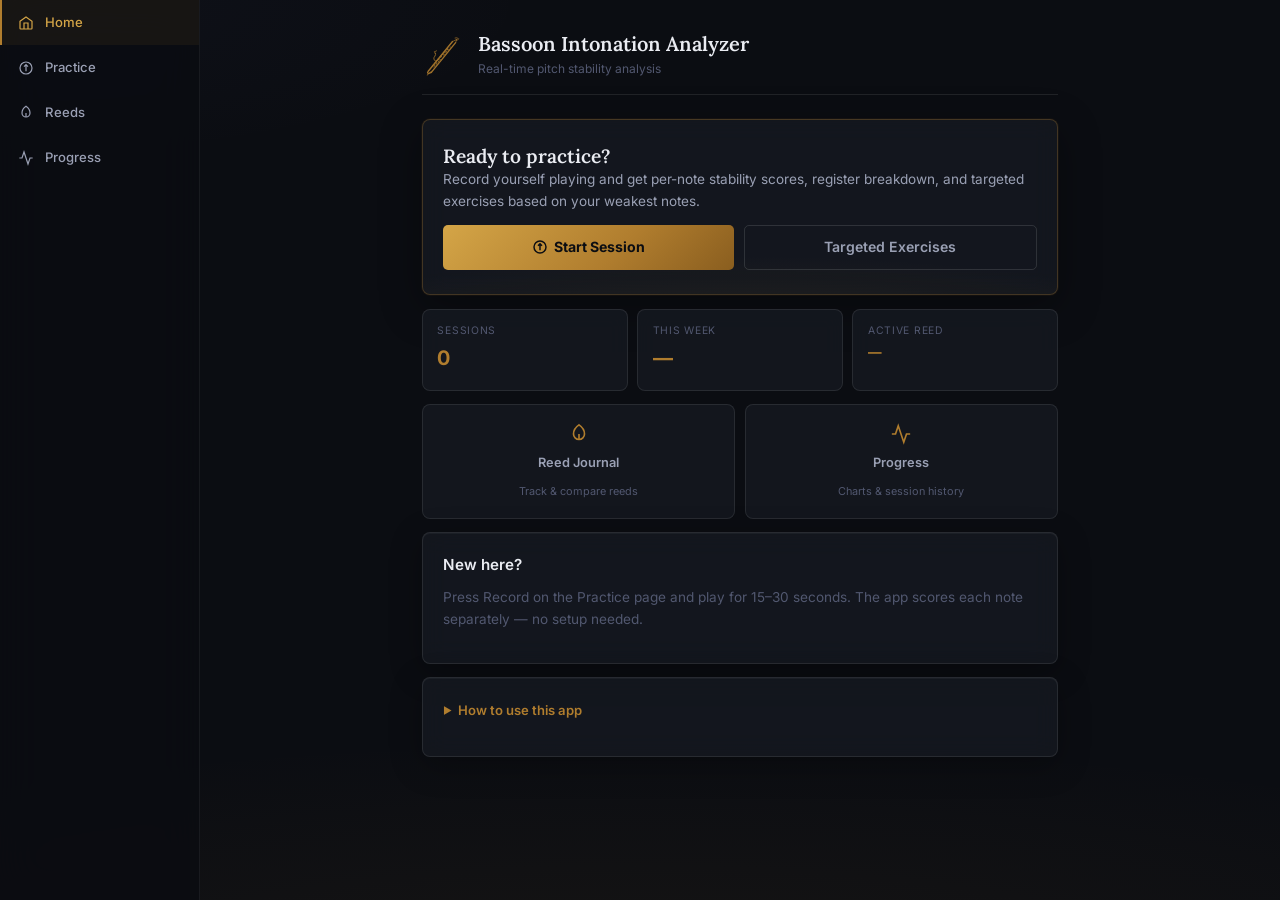
<file: templates/home.html>
<!DOCTYPE html>
<html lang="en">
<head>
  <meta charset="UTF-8"/>
  <meta name="viewport" content="width=device-width, initial-scale=1.0"/>
  <title>Bassoon Intonation Analyzer</title>
  <link rel="preconnect" href="https://fonts.googleapis.com">
  <link href="https://fonts.googleapis.com/css2?family=Inter:wght@400;600;700&family=Lora:wght@400;600&display=swap" rel="stylesheet">
  <link rel="stylesheet" href="/static/css/product.css"/>
  <link rel="icon" href="/static/bassoon-icon.svg" type="image/svg+xml"/>
</head>
<body class="product-page">

  <nav class="app-nav" aria-label="Main navigation">
    <a href="/" class="active" aria-label="Home">
      <svg viewBox="0 0 24 24"><path d="M3 9.5L12 3l9 6.5V20a1 1 0 01-1 1H4a1 1 0 01-1-1V9.5z"/><path d="M9 21V12h6v9"/></svg>
      Home
    </a>
    <a href="/practice" aria-label="Practice Session">
      <svg viewBox="0 0 24 24"><circle cx="12" cy="12" r="9"/><path d="M9 10l3-3 3 3M12 7v10"/></svg>
      Practice
    </a>
    <a href="/reeds" aria-label="Reed Journal">
      <svg viewBox="0 0 24 24"><path d="M12 2c0 0-6 4-6 10a6 6 0 0012 0c0-6-6-10-6-10z"/><path d="M12 12v6"/></svg>
      Reeds
    </a>
    <a href="/progress" aria-label="Progress Overview">
      <svg viewBox="0 0 24 24"><polyline points="22 12 18 12 15 21 9 3 6 12 2 12"/></svg>
      Progress
    </a>
  </nav>

  <main class="product-main">

    <!-- Page header -->
    <div class="page-header" style="display:flex;align-items:center;gap:0.9rem;margin-bottom:1.5rem;padding-bottom:1rem;border-bottom:var(--p-rule)">
      <img src="/static/bassoon-icon.svg" width="42" height="42" alt="Bassoon" aria-hidden="true" style="opacity:0.9;flex-shrink:0"/>
      <div>
        <h1 style="font-family:'Lora',Georgia,serif;font-size:1.25rem;font-weight:600;color:var(--p-text);line-height:1.2">Bassoon Intonation Analyzer</h1>
        <p style="font-size:0.75rem;color:var(--p-muted);margin-top:0.2rem">Real-time pitch stability analysis</p>
      </div>
    </div>

    <!-- Hero: primary action -->
    <div class="hero-card">
      <div>
        <h2>Ready to practice?</h2>
        <p>Record yourself playing and get per-note stability scores, register breakdown, and targeted exercises based on your weakest notes.</p>
      </div>
      <div class="hero-actions">
        <a href="/practice" class="p-btn" style="text-decoration:none;flex:1;min-width:140px">
          <svg viewBox="0 0 24 24" style="width:16px;height:16px;stroke:currentColor;fill:none;stroke-width:2.2"><circle cx="12" cy="12" r="9"/><path d="M9 10l3-3 3 3M12 7v10"/></svg>
          Start Session
        </a>
        <a href="/practice#guided" class="p-btn-outline" style="text-decoration:none;flex:1;min-width:130px">Targeted Exercises</a>
      </div>
    </div>

    <!-- At-a-glance stats -->
    <div class="stat-row">
      <div class="stat-pill">
        <div class="label">Sessions</div>
        <div class="value" id="stat-sessions" style="color:var(--p-amber)">—</div>
      </div>
      <div class="stat-pill">
        <div class="label">This week</div>
        <div class="value" id="stat-trend" style="color:var(--p-amber)">—</div>
        <div class="sub" id="stat-trend-sub"></div>
      </div>
      <div class="stat-pill">
        <div class="label">Active reed</div>
        <div class="value" id="stat-reed" style="font-size:0.85rem;color:var(--p-amber)">—</div>
      </div>
    </div>

    <!-- Module shortcuts -->
    <div class="home-actions">
      <a href="/reeds" class="big-btn">
        <svg viewBox="0 0 24 24"><path d="M12 2c0 0-6 4-6 10a6 6 0 0012 0c0-6-6-10-6-10z"/><path d="M12 12v6"/></svg>
        Reed Journal
        <span class="btn-sub">Track &amp; compare reeds</span>
      </a>
      <a href="/progress" class="big-btn">
        <svg viewBox="0 0 24 24"><polyline points="22 12 18 12 15 21 9 3 6 12 2 12"/></svg>
        Progress
        <span class="btn-sub">Charts &amp; session history</span>
      </a>
    </div>

    <!-- Recent sessions -->
    <div class="p-card" id="recent-card" style="display:none">
      <div style="display:flex;align-items:center;justify-content:space-between;margin-bottom:0.6rem">
        <h2 style="margin:0">Recent Sessions</h2>
        <a href="/progress" style="font-size:0.75rem;color:var(--p-amber);text-decoration:none">View all →</a>
      </div>
      <div id="recent-list"></div>
    </div>

    <!-- First-use welcome (hidden once sessions exist) -->
    <div class="p-card" id="welcome-card">
      <h2>New here?</h2>
      <p style="font-size:0.85rem;color:var(--p-muted);margin-bottom:0.75rem;line-height:1.6">
        Press Record on the Practice page and play for 15–30 seconds. The app scores each note separately — no setup needed.
      </p>
    </div>

    <!-- How to use -->
    <div class="p-card">
      <details class="how-to-guide" id="how-to-details">
        <summary>How to use this app</summary>
        <div class="steps">
          <div class="step">
            <div class="step-num">1</div>
            <div><strong>Practice Session</strong> — press Record, play your bassoon for 15–30 s. The app detects each note and scores its stability individually. Scales, long tones, and passages all work.</div>
          </div>
          <div class="step">
            <div class="step-num">2</div>
            <div><strong>Targeted Exercises</strong> — the app identifies your weakest notes from past sessions and builds a short exercise set. Each exercise scores automatically.</div>
          </div>
          <div class="step">
            <div class="step-num">3</div>
            <div><strong>Reed Journal</strong> — log each reed with response rating, intonation tendency, and lifecycle stage. Record the standardised scale to compare stability across reeds.</div>
          </div>
          <div class="step">
            <div class="step-num">4</div>
            <div><strong>Progress</strong> — after 3 sessions your trend charts, register breakdown, and note heatmap unlock automatically. Keep practising and watch the data build.</div>
          </div>
        </div>
        <div class="score-legend">
          <div class="score-legend-item"><div class="score-legend-dot" style="background:var(--p-green-lt)"></div>80–100 Excellent</div>
          <div class="score-legend-item"><div class="score-legend-dot" style="background:var(--p-amber)"></div>60–79 Good</div>
          <div class="score-legend-item"><div class="score-legend-dot" style="background:#c99440"></div>40–59 Fair</div>
          <div class="score-legend-item"><div class="score-legend-dot" style="background:var(--p-red-lt)"></div>0–39 Needs work</div>
        </div>
      </details>
    </div>

  </main>

  <script type="module" src="/static/js/dashboard.js"></script>
</body>
</html>
</file>
<file: static/css/product.css>
/* ── Reset ───────────────────────────────────────────────────────── */
*, *::before, *::after { box-sizing: border-box; margin: 0; padding: 0; }

/* ── Design tokens ───────────────────────────────────────────────── */
:root {
  /* Backgrounds — cool-dark, indigo-tinted */
  --p-bg:        #0b0d12;
  --p-surface:   rgba(21,24,32,0.9);
  --p-raised:    rgba(30,34,46,0.92);
  --p-hover:     rgba(36,40,54,0.96);

  /* Borders — translucent warm white */
  --p-border:    rgba(255,255,255,0.09);
  --p-rule:      1px solid var(--p-border);

  /* Text */
  --p-text:      #eaecf2;
  --p-text-sub:  #9aa0b4;
  --p-muted:     #525870;

  /* Accent — amber */
  --p-amber:     #b07d2e;
  --p-amber-lt:  #d4a547;
  --p-amber-dk:  #8a5e1f;
  --p-amber-bg:  rgba(176,125,46,0.08);

  /* Semantic */
  --p-green:     #4a9040;
  --p-green-lt:  #65b556;
  --p-red:       #9b3228;
  --p-red-lt:    #c0392b;

  /* Geometry */
  --p-radius:    8px;
  --p-radius-sm: 5px;
}

/* ── Page shell ──────────────────────────────────────────────────── */
.product-page {
  background-color: var(--p-bg);
  background-image:
    radial-gradient(ellipse 130% 40% at 50% 110%, rgba(176,125,46,0.07) 0%, transparent 70%),
    radial-gradient(ellipse 70% 30% at 0% 0%, rgba(100,110,200,0.04) 0%, transparent 60%);
  color: var(--p-text);
  font-family: 'Inter', system-ui, sans-serif;
  font-size: 14px;
  line-height: 1.6;
  min-height: 100vh;
  display: flex;
  flex-direction: column;
}

/* ── Navigation ──────────────────────────────────────────────────── */
.app-nav {
  display: flex;
  align-items: center;
  background: rgba(11,13,18,0.82);
  backdrop-filter: blur(16px) saturate(160%);
  -webkit-backdrop-filter: blur(16px) saturate(160%);
  border-top: 1px solid rgba(255,255,255,0.07);
  position: fixed;
  bottom: 0; left: 0; right: 0;
  padding: 0.5rem 0.25rem calc(0.5rem + env(safe-area-inset-bottom));
  z-index: 100;
}
.app-nav a {
  flex: 1;
  display: flex;
  flex-direction: column;
  align-items: center;
  gap: 0.22rem;
  text-decoration: none;
  color: var(--p-muted);
  font-size: 0.67rem;
  font-weight: 500;
  min-height: 44px;
  justify-content: center;
  padding: 0.35rem 0;
  border-radius: var(--p-radius-sm);
  transition: color 0.18s cubic-bezier(.4,0,.2,1);
}
.app-nav a:hover  { color: var(--p-amber-lt); }
.app-nav a.active {
  color: var(--p-amber-lt);
  text-shadow: 0 0 12px rgba(176,125,46,0.6);
}
.app-nav a svg {
  width: 20px; height: 20px;
  stroke: currentColor; fill: none; stroke-width: 1.8;
  transition: filter 0.18s;
}
.app-nav a.active svg {
  filter: drop-shadow(0 0 5px rgba(176,125,46,0.55));
}

.product-main {
  flex: 1;
  padding: 1.5rem 1.25rem calc(5rem + env(safe-area-inset-bottom));
  max-width: 640px;
  margin: 0 auto;
  width: 100%;
}

/* Desktop sidebar */
@media (min-width: 768px) {
  .product-page { flex-direction: row; }

  /* Hide mobile bottom bar on desktop */
  .app-nav {
    flex-direction: column;
    position: fixed;
    top: 0; left: 0; bottom: 0; right: auto;
    width: 200px;
    border-top: none;
    border-right: 1px solid rgba(255,255,255,0.06);
    background: rgba(11,13,18,0.92);
    backdrop-filter: blur(20px) saturate(160%);
    -webkit-backdrop-filter: blur(20px) saturate(160%);
    padding: 0;
    gap: 0;
    align-items: stretch;
    justify-content: flex-start;
    overflow-y: auto;
  }

  /* Brand header */
  .nav-brand {
    display: flex;
    align-items: center;
    gap: 0.6rem;
    padding: 1.25rem 1rem 0.75rem;
    border-bottom: 1px solid rgba(255,255,255,0.05);
    margin-bottom: 0.5rem;
  }
  .nav-brand img { opacity: 0.85; flex-shrink: 0; }
  .nav-brand-text { font-size: 0.78rem; font-weight: 700; color: var(--p-text); line-height: 1.2; }
  .nav-brand-sub  { font-size: 0.62rem; color: var(--p-muted); }

  /* Nav links — icon + label side by side */
  .app-nav a {
    flex: none;
    flex-direction: row;
    justify-content: flex-start;
    gap: 0.7rem;
    font-size: 0.82rem;
    padding: 0.75rem 1rem;
    min-height: 44px;
    border-radius: 0;
    color: var(--p-text-sub);
    border-left: 2px solid transparent;
    transition: color 0.18s, background 0.18s, border-color 0.18s;
  }
  .app-nav a:hover {
    color: var(--p-text);
    background: rgba(255,255,255,0.04);
    border-left-color: rgba(176,125,46,0.3);
  }
  .app-nav a.active {
    color: var(--p-amber-lt);
    background: rgba(176,125,46,0.08);
    border-left-color: var(--p-amber);
    text-shadow: none;
  }
  .app-nav a.active svg { filter: none; }
  .app-nav a svg { width: 16px; height: 16px; flex-shrink: 0; }

  /* Mid stats block */
  .nav-mid {
    display: flex;
    flex-direction: column;
    gap: 0;
    padding: 0;
    border-top: 1px solid rgba(255,255,255,0.05);
    overflow: hidden;
  }
  .nav-mid-section {
    padding: 0.75rem 1rem;
    border-bottom: 1px solid rgba(255,255,255,0.04);
  }
  .nav-mid-heading {
    font-size: 0.6rem;
    font-weight: 700;
    text-transform: uppercase;
    letter-spacing: 0.09em;
    color: var(--p-muted);
    margin-bottom: 0.45rem;
  }

  /* Practice week dots */
  .nav-week-row {
    display: flex;
    gap: 0.3rem;
    align-items: flex-end;
  }
  .nav-week-day {
    display: flex;
    flex-direction: column;
    align-items: center;
    gap: 0.2rem;
    flex: 1;
  }
  .nav-week-dot {
    width: 10px; height: 10px;
    border-radius: 50%;
    background: var(--p-border);
    border: 1px solid rgba(255,255,255,0.08);
    transition: background 0.2s;
  }
  .nav-week-dot.done  { background: var(--p-amber); border-color: var(--p-amber-lt); }
  .nav-week-dot.today { box-shadow: 0 0 6px rgba(176,125,46,0.5); }
  .nav-week-label {
    font-size: 0.58rem;
    color: var(--p-muted);
    line-height: 1;
  }
  .nav-week-label.today { color: var(--p-amber-lt); font-weight: 700; }

  /* Focus notes */
  .nav-focus-row {
    display: flex;
    flex-wrap: wrap;
    gap: 0.3rem;
  }
  .nav-focus-note {
    font-size: 0.78rem;
    font-weight: 700;
    background: rgba(255,255,255,0.05);
    border: 1px solid rgba(255,255,255,0.08);
    border-radius: 4px;
    padding: 0.15rem 0.4rem;
  }

  /* Stat rows (last session, reed) */
  .nav-stat-row {
    display: flex;
    align-items: center;
    justify-content: space-between;
    padding: 0.22rem 0;
  }
  .nav-stat-label {
    font-size: 0.72rem;
    color: var(--p-text-sub);
  }
  .nav-stat-value {
    font-size: 0.75rem;
    font-weight: 700;
    color: var(--p-text);
  }
  .nav-mid-reed {
    max-width: 90px;
    white-space: nowrap;
    overflow: hidden;
    text-overflow: ellipsis;
    text-align: right;
  }

  /* Sidebar footer — Start Session CTA */
  .nav-sidebar-footer {
    display: flex;
    flex-direction: column;
    padding: 0.85rem 1rem 1.25rem;
    border-top: 1px solid rgba(255,255,255,0.05);
    margin-top: auto;
  }
  .nav-footer-label {
    font-size: 0.6rem;
    font-weight: 700;
    text-transform: uppercase;
    letter-spacing: 0.08em;
    color: var(--p-muted);
    margin-bottom: 0.25rem;
  }
  .nav-footer-value {
    font-size: 0.8rem;
    font-weight: 600;
    color: var(--p-text);
    white-space: nowrap;
    overflow: hidden;
    text-overflow: ellipsis;
  }
  .nav-footer-row {
    display: flex;
    flex-direction: column;
    gap: 0.15rem;
    margin-bottom: 0.75rem;
  }
  .nav-footer-cta {
    display: flex;
    align-items: center;
    justify-content: center;
    gap: 0.4rem;
    background: linear-gradient(135deg, var(--p-amber-lt) 0%, var(--p-amber) 100%);
    color: #0b0d12;
    font-size: 0.78rem;
    font-weight: 700;
    padding: 0.5rem 0.75rem;
    border-radius: var(--p-radius-sm);
    text-decoration: none;
    transition: box-shadow 0.18s, transform 0.12s;
    margin-top: 0.25rem;
  }
  .nav-footer-cta:hover {
    box-shadow: 0 0 14px rgba(176,125,46,0.4);
    transform: translateY(-1px);
  }
  .nav-footer-cta svg { width: 13px; height: 13px; stroke: currentColor; fill: none; stroke-width: 2.2; flex-shrink: 0; }

  .product-main {
    padding: 2rem 2rem 2rem calc(200px + 2rem);
    max-width: 900px;
  }
}

/* Hide sidebar extras on mobile */
.nav-brand, .nav-sidebar-footer, .nav-mid { display: none; }

/* ── Page header (bassoon icon + title) ──────────────────────────── */
.page-header {
  display: flex;
  align-items: center;
  gap: 0.85rem;
  margin-bottom: 1.75rem;
  padding-bottom: 1rem;
  border-bottom: var(--p-rule);
}
.page-header img { flex-shrink: 0; opacity: 0.85; }
.page-header h1 {
  font-family: 'Lora', Georgia, serif;
  font-size: 1.25rem;
  font-weight: 600;
  color: var(--p-text);
  line-height: 1.25;
}
.page-header .sub {
  font-size: 0.75rem;
  color: var(--p-muted);
  margin-top: 0.2rem;
}

/* ── Cards ───────────────────────────────────────────────────────── */
.p-card {
  background: var(--p-surface);
  backdrop-filter: blur(12px) saturate(140%);
  -webkit-backdrop-filter: blur(12px) saturate(140%);
  border: 1px solid var(--p-border);
  border-radius: var(--p-radius);
  padding: 1.25rem;
  margin-bottom: 0.85rem;
  box-shadow: 0 1px 0 rgba(255,255,255,0.04) inset,
              0 8px 32px rgba(0,0,0,0.28);
  transition: border-color 0.18s, box-shadow 0.18s;
}
.p-card h2 {
  font-size: 0.95rem;
  font-weight: 600;
  color: var(--p-text);
  margin-bottom: 0.6rem;
}
.p-card .card-sub {
  font-size: 0.78rem;
  color: var(--p-text-sub);
  margin-bottom: 0.85rem;
  line-height: 1.5;
}
/* Clickable card hover */
a.p-card, .p-card-link {
  display: block;
  text-decoration: none;
  transition: border-color 0.18s, box-shadow 0.18s, background 0.18s;
  cursor: pointer;
}
a.p-card:hover, .p-card-link:hover {
  border-color: rgba(176,125,46,0.5);
  background: var(--p-raised);
  box-shadow: 0 0 0 1px rgba(176,125,46,0.12),
              0 8px 32px rgba(0,0,0,0.32);
}

/* ── Home big buttons ────────────────────────────────────────────── */
.home-actions {
  display: grid;
  grid-template-columns: 1fr 1fr 1fr;
  gap: 0.6rem;
  margin-bottom: 0.85rem;
}

/* ── Stat pills ──────────────────────────────────────────────────── */
.stat-row {
  display: grid;
  grid-template-columns: repeat(3, 1fr);
  gap: 0.6rem;
  margin-bottom: 0.85rem;
}
.stat-pill {
  background: var(--p-surface);
  backdrop-filter: blur(10px);
  -webkit-backdrop-filter: blur(10px);
  border: 1px solid var(--p-border);
  border-radius: var(--p-radius);
  padding: 0.85rem 0.9rem;
  transition: border-color 0.18s, box-shadow 0.18s;
}
.stat-pill:hover {
  border-color: rgba(176,125,46,0.3);
  box-shadow: 0 0 14px rgba(176,125,46,0.08);
}
.stat-pill .label {
  font-size: 0.65rem;
  color: var(--p-muted);
  text-transform: uppercase;
  letter-spacing: 0.07em;
}
.stat-pill .value {
  font-size: 1.25rem;
  font-weight: 700;
  color: var(--p-text);
  margin-top: 0.15rem;
}
.stat-pill .sub { font-size: 0.68rem; color: var(--p-muted); margin-top: 0.1rem; }

/* ── Session list ────────────────────────────────────────────────── */
.session-item {
  display: flex;
  align-items: center;
  gap: 0.7rem;
  padding: 0.7rem 0;
  border-bottom: var(--p-rule);
  text-decoration: none;
  color: var(--p-text);
  transition: background 0.1s;
}
.session-item:last-child { border-bottom: none; }
.session-item:hover { background: var(--p-hover); margin: 0 -0.5rem; padding-left: 0.5rem; padding-right: 0.5rem; border-radius: var(--p-radius-sm); }
.session-score {
  width: 36px; height: 36px;
  border-radius: 50%;
  display: flex; align-items: center; justify-content: center;
  font-size: 0.75rem; font-weight: 700;
  flex-shrink: 0;
  /* color set inline via JS scoreColor — only the border uses amber */
  border: 1.5px solid var(--p-border);
}
.session-info  { flex: 1; min-width: 0; }
.session-name  { font-size: 0.88rem; font-weight: 600; white-space: nowrap; overflow: hidden; text-overflow: ellipsis; }
.session-meta  { font-size: 0.72rem; color: var(--p-muted); margin-top: 0.1rem; }

/* ── Trend ───────────────────────────────────────────────────────── */
.trend-up   { color: var(--p-green-lt); }
.trend-down { color: var(--p-red-lt); }
.trend-flat { color: var(--p-muted); }

/* ── Gauge ───────────────────────────────────────────────────────── */
.gauge-wrap  { display: flex; flex-direction: column; align-items: center; gap: 0.4rem; }
.gauge       { position: relative; width: 120px; height: 120px; }
.gauge svg   { width: 120px; height: 120px; transform: rotate(-90deg); }
.gauge-track { fill: none; stroke: var(--p-border); stroke-width: 10; }
.gauge-fill  {
  fill: none; stroke: var(--p-amber); stroke-width: 10; stroke-linecap: round;
  transition: stroke-dashoffset 0.7s cubic-bezier(.4,0,.2,1), stroke 0.5s ease;
}
.gauge-fill.score-excellent { stroke: var(--p-green-lt); }
.gauge-fill.score-good      { stroke: var(--p-amber-lt); }
.gauge-fill.score-fair      { stroke: #c99440; }
.gauge-fill.score-poor      { stroke: var(--p-red-lt); }
.gauge-label {
  position: absolute; inset: 0;
  display: flex; flex-direction: column; align-items: center; justify-content: center;
}
.gauge-number {
  font-size: 1.75rem;
  font-weight: 700;
  line-height: 1;
  background: linear-gradient(135deg, #e0c060 0%, var(--p-amber-lt) 50%, #c8903a 100%);
  -webkit-background-clip: text;
  background-clip: text;
  -webkit-text-fill-color: transparent;
  color: var(--p-amber-lt); /* fallback */
}
.gauge-sub    { font-size: 0.65rem; color: var(--p-muted); margin-top: 0.1rem; }

/* ── Recording status bar ────────────────────────────────────────── */
.rec-status-bar {
  display: none;
  align-items: center;
  gap: 0.5rem;
  background: rgba(155,50,40,0.12);
  border: 1px solid rgba(192,57,43,0.3);
  border-radius: var(--p-radius-sm);
  padding: 0.45rem 0.85rem;
  font-size: 0.82rem;
  color: var(--p-red-lt);
  font-weight: 600;
  margin-bottom: 0.75rem;
}
.rec-status-bar.visible { display: flex; }
.rec-dot {
  width: 8px; height: 8px; border-radius: 50%;
  background: var(--p-red-lt);
  animation: blink-dot 1s ease-in-out infinite;
  flex-shrink: 0;
}
@keyframes blink-dot {
  0%,100% { opacity: 1; }
  50%      { opacity: 0.2; }
}

/* ── Home hero card ──────────────────────────────────────────────── */
.hero-card {
  background:
    radial-gradient(ellipse 120% 80% at 50% 130%, rgba(176,125,46,0.13) 0%, transparent 65%),
    var(--p-surface);
  backdrop-filter: blur(12px) saturate(140%);
  -webkit-backdrop-filter: blur(12px) saturate(140%);
  border: 1px solid rgba(176,125,46,0.3);
  border-radius: var(--p-radius);
  padding: 1.5rem 1.25rem;
  margin-bottom: 0.85rem;
  display: flex;
  flex-direction: column;
  gap: 0.75rem;
  box-shadow: 0 0 0 1px rgba(176,125,46,0.06),
              0 12px 40px rgba(0,0,0,0.35);
}
.hero-card h2 {
  font-family: 'Lora', Georgia, serif;
  font-size: 1.2rem;
  font-weight: 600;
  color: var(--p-text);
  line-height: 1.3;
}
.hero-card p {
  font-size: 0.85rem;
  color: var(--p-text-sub);
  line-height: 1.6;
}
.hero-actions {
  display: flex;
  gap: 0.6rem;
  flex-wrap: wrap;
}

/* ── Home module grid ────────────────────────────────────────────── */
.home-actions {
  display: grid;
  grid-template-columns: 1fr 1fr;
  gap: 0.6rem;
  margin-bottom: 0.85rem;
}
.big-btn {
  background: var(--p-surface);
  backdrop-filter: blur(10px);
  -webkit-backdrop-filter: blur(10px);
  border: 1px solid var(--p-border);
  border-radius: var(--p-radius);
  padding: 1.1rem 0.75rem;
  display: flex;
  flex-direction: column;
  align-items: center;
  gap: 0.5rem;
  text-decoration: none;
  color: var(--p-text-sub);
  font-size: 0.8rem;
  font-weight: 600;
  text-align: center;
  cursor: pointer;
  min-height: 80px;
  justify-content: center;
  transition: border-color 0.18s cubic-bezier(.4,0,.2,1),
              box-shadow 0.18s cubic-bezier(.4,0,.2,1),
              background 0.18s,
              color 0.18s,
              transform 0.12s cubic-bezier(.4,0,.2,1);
}
.big-btn:hover {
  background: var(--p-raised);
  border-color: rgba(176,125,46,0.45);
  color: var(--p-text);
  box-shadow: 0 0 20px rgba(176,125,46,0.12),
              0 4px 16px rgba(0,0,0,0.3);
  transform: translateY(-2px);
}
.big-btn:active { transform: translateY(0) scale(0.98); box-shadow: none; }
.big-btn svg { width: 22px; height: 22px; stroke: var(--p-amber); fill: none; stroke-width: 1.8; }
.big-btn .btn-sub { font-size: 0.68rem; font-weight: 400; color: var(--p-muted); margin-top: 0.1rem; }
.reg-bars    { display: flex; flex-direction: column; gap: 0.45rem; }
.reg-bar-row { display: grid; grid-template-columns: 46px 1fr 32px; gap: 0.4rem; align-items: center; font-size: 0.78rem; }
.reg-bar-row .reg-name  { color: var(--p-muted); text-transform: capitalize; }
.reg-bar-track { background: var(--p-raised); border-radius: 3px; height: 7px; overflow: hidden; }
.reg-bar-fill  { height: 100%; border-radius: 3px; transition: width 0.5s ease; background: var(--p-amber); }
.reg-bar-row .reg-val   { color: var(--p-text-sub); font-weight: 600; text-align: right; }

/* ── Recording button ────────────────────────────────────────────── */
.rec-btn {
  width: 72px; height: 72px;
  border-radius: 50%;
  border: 2px solid rgba(192,57,43,0.6);
  background: rgba(192,57,43,0.06);
  display: flex; align-items: center; justify-content: center;
  cursor: pointer;
  transition: background 0.18s, border-color 0.18s, box-shadow 0.18s, transform 0.12s;
}
.rec-btn:hover {
  background: rgba(192,57,43,0.12);
  box-shadow: 0 0 16px rgba(192,57,43,0.25);
  transform: scale(1.03);
}
.rec-btn.active {
  background: var(--p-red);
  border-color: var(--p-red-lt);
  animation: pulse-rec 1.2s ease-in-out infinite;
}
.rec-btn svg        { width: 28px; height: 28px; stroke: var(--p-red-lt); fill: none; stroke-width: 2; }
.rec-btn.active svg { stroke: #eaecf2; }
@keyframes pulse-rec {
  0%,100% { box-shadow: 0 0 0 0   rgba(192,57,43,0.5); }
  50%     { box-shadow: 0 0 0 12px rgba(192,57,43,0);  }
}

/* ── Buttons ─────────────────────────────────────────────────────── */
.p-btn {
  background: linear-gradient(135deg, var(--p-amber-lt) 0%, var(--p-amber) 60%, var(--p-amber-dk) 100%);
  color: #0b0d12;
  border: none;
  border-radius: var(--p-radius-sm);
  padding: 0.65rem 1.25rem;
  min-height: 44px;
  font-size: 0.88rem; font-weight: 700;
  cursor: pointer;
  transition: box-shadow 0.18s cubic-bezier(.4,0,.2,1),
              transform 0.08s cubic-bezier(.4,0,.2,1),
              background 0.18s;
  font-family: inherit;
  display: inline-flex;
  align-items: center;
  justify-content: center;
  gap: 0.4rem;
  box-shadow: 0 0 0 0 rgba(176,125,46,0);
}
.p-btn:hover {
  background: linear-gradient(135deg, #e0b455 0%, var(--p-amber-lt) 60%, var(--p-amber) 100%);
  box-shadow: 0 0 18px rgba(176,125,46,0.45),
              0 0 40px rgba(176,125,46,0.15);
  transform: translateY(-1px);
}
.p-btn:active   { transform: scale(0.97) translateY(0); box-shadow: none; }
.p-btn:disabled { opacity: 0.35; cursor: not-allowed; }

.p-btn-outline {
  background: transparent;
  color: var(--p-text-sub);
  border: 1px solid rgba(255,255,255,0.12);
  border-radius: var(--p-radius-sm);
  padding: 0.65rem 1.25rem;
  min-height: 44px;
  font-size: 0.88rem; font-weight: 600;
  cursor: pointer;
  transition: border-color 0.18s cubic-bezier(.4,0,.2,1),
              color 0.18s,
              background 0.18s,
              box-shadow 0.18s;
  font-family: inherit;
  display: inline-flex;
  align-items: center;
  justify-content: center;
}
.p-btn-outline:hover  {
  border-color: rgba(176,125,46,0.55);
  color: var(--p-text);
  background: rgba(176,125,46,0.06);
  box-shadow: 0 0 12px rgba(176,125,46,0.12);
}
.p-btn-outline:active { background: var(--p-raised); transform: scale(0.98); }

/* ── Form elements ───────────────────────────────────────────────── */
.p-label {
  font-size: 0.75rem; color: var(--p-muted);
  margin-bottom: 0.25rem; display: block;
}
.p-input {
  background: rgba(11,13,18,0.7);
  border: 1px solid var(--p-border);
  border-radius: var(--p-radius-sm);
  color: var(--p-text);
  padding: 0.48rem 0.7rem;
  font-size: 0.88rem; width: 100%;
  font-family: inherit;
  transition: border-color 0.18s, box-shadow 0.18s;
}
.p-input:focus {
  outline: none;
  border-color: rgba(176,125,46,0.6);
  box-shadow: 0 0 0 3px rgba(176,125,46,0.1);
}

select.p-input { cursor: pointer; }

/* ── Section label — amber outline only ─────────────────────────── */
.p-section-label {
  font-size: 0.68rem; font-weight: 700;
  color: var(--p-amber);
  text-transform: uppercase; letter-spacing: 0.09em;
  margin: 1.1rem 0 0.5rem;
}

/* ── Page title ──────────────────────────────────────────────────── */
.p-page-title { font-size: 1.2rem; font-weight: 700; color: var(--p-text); margin-bottom: 1.25rem; }

/* ── Feedback banners ────────────────────────────────────────────── */
.p-feedback {
  padding: 0.7rem 0.9rem;
  border-radius: var(--p-radius-sm);
  font-size: 0.85rem;
  margin-top: 0.7rem;
  line-height: 1.5;
}
.p-feedback.pass { background: var(--p-raised); border-left: 2px solid var(--p-green-lt);  color: var(--p-text-sub); }
.p-feedback.fail { background: var(--p-raised); border-left: 2px solid var(--p-red-lt);    color: var(--p-text-sub); }
.p-feedback.info { background: var(--p-raised); border-left: 2px solid var(--p-border);    color: var(--p-text-sub); }

/* ── Empty state ─────────────────────────────────────────────────── */
.p-empty {
  text-align: center; padding: 2.5rem 1rem;
  color: var(--p-muted); font-size: 0.88rem;
}
.p-empty .p-empty-icon { font-size: 2rem; margin-bottom: 0.6rem; }
.empty-bassoon {
  display: flex; flex-direction: column; align-items: center;
  gap: 0.85rem; padding: 2.5rem 1rem; text-align: center;
}
.empty-bassoon p   { font-size: 0.88rem; color: var(--p-muted); max-width: 280px; line-height: 1.6; }
.empty-bassoon a   { text-decoration: none; }

/* ── Register pill ───────────────────────────────────────────────── */
.register-pill {
  display: inline-block;
  font-size: 0.68rem; font-weight: 600;
  padding: 0.12rem 0.45rem;
  border-radius: 99px;
  margin-left: 0.35rem;
  border: 1px solid var(--p-amber);
  color: var(--p-amber);
  vertical-align: middle;
}

/* ── How-to guide (collapsible <details>) ────────────────────────── */
.how-to-guide { margin-bottom: 0.85rem; }
.how-to-guide summary {
  cursor: pointer;
  font-size: 0.82rem;
  font-weight: 600;
  color: var(--p-amber);
  list-style: none;
  display: flex;
  align-items: center;
  gap: 0.4rem;
  padding: 0.1rem 0;
  user-select: none;
}
.how-to-guide summary::-webkit-details-marker { display: none; }
.how-to-guide summary::before {
  content: '▶';
  font-size: 0.6rem;
  transition: transform 0.15s;
  display: inline-block;
}
.how-to-guide[open] summary::before { transform: rotate(90deg); }
.how-to-guide .steps { margin-top: 0.85rem; }
.how-to-guide .step {
  display: flex;
  gap: 0.75rem;
  padding: 0.55rem 0;
  border-bottom: var(--p-rule);
  font-size: 0.85rem;
  color: var(--p-text-sub);
  line-height: 1.5;
}
.how-to-guide .step:last-of-type { border-bottom: none; }
.how-to-guide .step-num {
  width: 20px; height: 20px;
  border-radius: 50%;
  border: 1px solid var(--p-amber);
  color: var(--p-amber);
  font-size: 0.7rem;
  font-weight: 700;
  display: flex; align-items: center; justify-content: center;
  flex-shrink: 0;
  margin-top: 0.1rem;
}
.how-to-guide .step strong { color: var(--p-text); }

/* ── Score legend ────────────────────────────────────────────────── */
.score-legend {
  display: flex;
  flex-wrap: wrap;
  gap: 0.4rem 1rem;
  margin-top: 0.75rem;
  padding-top: 0.75rem;
  border-top: var(--p-rule);
}
.score-legend-item {
  display: flex;
  align-items: center;
  gap: 0.35rem;
  font-size: 0.73rem;
  color: var(--p-muted);
}
.score-legend-dot {
  width: 8px; height: 8px;
  border-radius: 50%;
  flex-shrink: 0;
}

/* ── Progress page extras ────────────────────────────────────────── */
.highlight-grid { display: grid; grid-template-columns: 1fr 1fr; gap: 0.6rem; margin-bottom: 0.85rem; }
.highlight-grid .p-card { margin-bottom: 0; }
.score-badge    { font-size: 1.6rem; font-weight: 700; line-height: 1; margin: 0.2rem 0; }
.reg-legend     { display: flex; gap: 0.85rem; margin-bottom: 0.7rem; flex-wrap: wrap; }
.reg-legend-item { display: flex; align-items: center; gap: 0.3rem; font-size: 0.72rem; color: var(--p-muted); }
.reg-legend-dot  { width: 8px; height: 8px; border-radius: 50%; flex-shrink: 0; }
.improvement-banner {
  display: flex; align-items: center; gap: 0.7rem;
  background: rgba(176,125,46,0.07);
  backdrop-filter: blur(10px);
  -webkit-backdrop-filter: blur(10px);
  border: 1px solid rgba(176,125,46,0.2);
  border-radius: var(--p-radius);
  padding: 0.8rem 1rem;
  margin-bottom: 0.85rem;
  font-size: 0.88rem;
  color: var(--p-text-sub);
}
.improvement-banner .icon { font-size: 1.2rem; flex-shrink: 0; }
</file>
